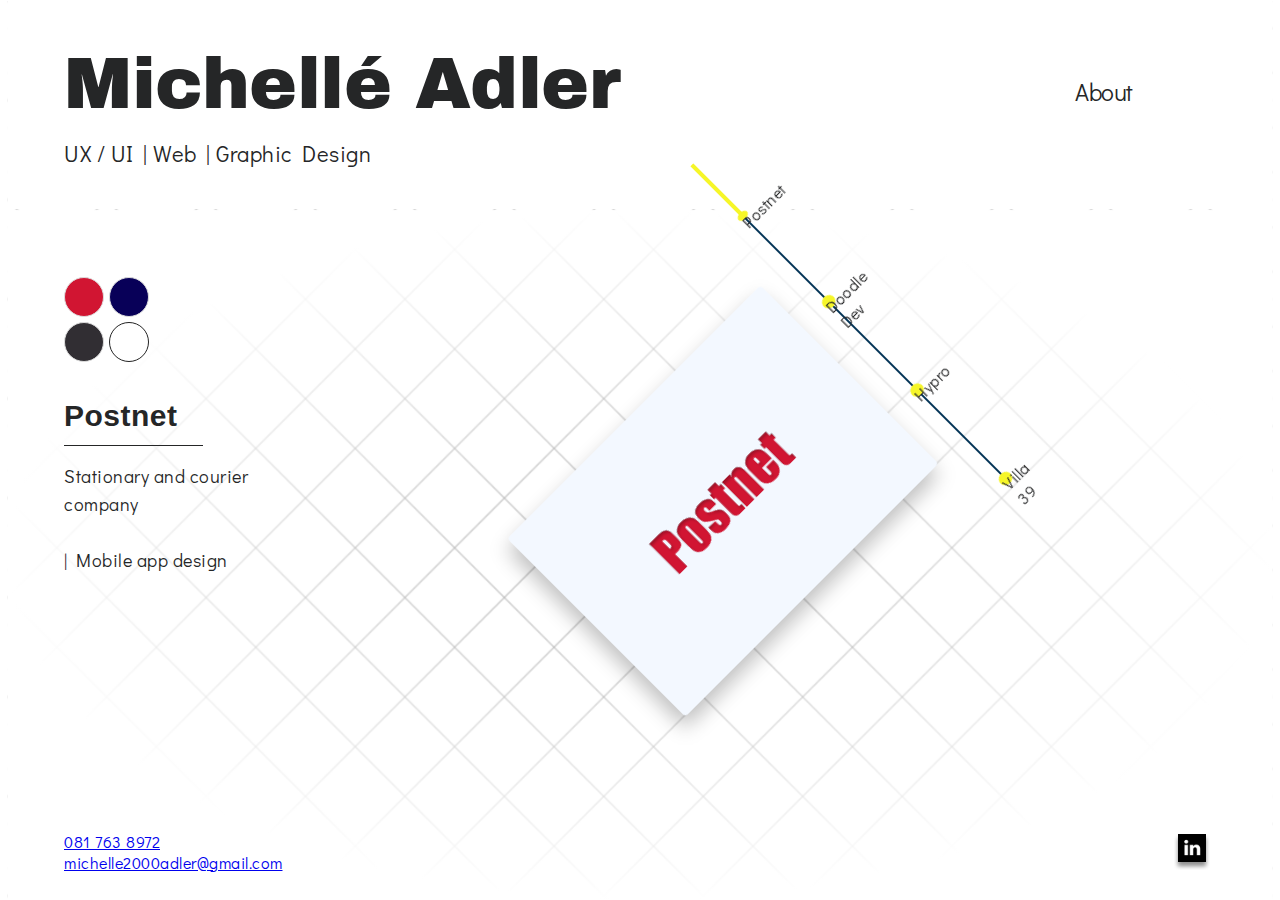
<file: index.html>
<!DOCTYPE html>
<html lang="en">

	<head>
		<meta charset="UTF-8" />
		<meta name="viewport" content="width=device-width, initial-scale=1.0" />
		<title>Michelle Adler Portfolio</title>
		<link
			href="https://fonts.googleapis.com/css2?family=Akatab&family=Archivo+Black&family=Didact+Gothic&display=swap"
			rel="stylesheet">
		<link rel="stylesheet" href="src/styles/main.css">
		<link rel="stylesheet" href="src/styles/hero.css">
		<link rel="stylesheet" href="src/styles/popups.css">
		<link rel="stylesheet" href="src/styles/navigation.css">
		<link rel="stylesheet" href="src/styles/responsiveness.css">
		<script src="src/scripts/navigation.js" defer></script>
		<script src="src/scripts/slider.js" defer></script>

		<link rel="stylesheet" href="https://cdnjs.cloudflare.com/ajax/libs/font-awesome/6.5.2/css/all.min.css"
			integrity="sha512-SnH5WK+bZxgPHs44uWIX+LLJAJ9/2PkPKZ5QiAj6Ta86w+fsb2TkcmfRyVX3pBnMFcV7oQPJkl9QevSCWr3W6A=="
			crossorigin="anonymous" referrerpolicy="no-referrer" />
	</head>

	<body>
		<div class="page-container">
			<header>
				<div>
					<h1>Michellé Adler</h1>
					<p>UX / UI | Web | Graphic Design</p>
				</div>
				<nav class="navbar">
					<ul class="navbar-menu">
						<li class="navbar-item">
							<input type="radio" name="nav" id="tab-1" checked />
							<label for="tab-1" class="navbar-link">
								<span>Projects</span>
							</label>
						</li>
						<li class="navbar-item">
							<input type="radio" name="nav" id="tab-2" />
							<label for="tab-2" class="navbar-link">
								<span>About</span>
							</label>
						</li>
					</ul>
				</nav>
			</header>

			<div class="page-content">
				<section class="hero" id="heroView">
					<div class="project-sidebar">
						<div class="palette">
							<span class="color dot-1"></span>
							<span class="color dot-2"></span>
							<span class="color dot-3"></span>
							<span class="color dot-4"></span>
						</div>
						<div class="project-title">Postnet</div>
						<div class="project-desc">Stationary and courier company<br><br>| Mobile app design</div>
					</div>
					<div class="project-content">
						<div class="slider-wrapper">
							<div class="slider-container">
								<div class="slider-mask">
									<div class="slider">
										<span class="slider-block">
											<img src="src/media/projects/postnet/postnetLogo.svg" alt="PostNet Logo" />
										</span>
										<span class="slider-block hidden doodleDevCard">
											<img src="src/media/projects/doodleDev/doodleDevLogo.svg"
												alt="Doodle Dev Logo" />
										</span>
										<span class="slider-block hidden hyproCard">
											<img src="src/media/projects/hypro/hyproLogo.svg" alt="Hypro Logo" />
										</span>
										<span class="slider-block hidden villa39Card">
											<img src="src/media/projects/villa39/villa39Logo.svg" alt="Villa 39 Logo" />
										</span>
									</div>
								</div>
							</div>
						</div>
						<div class="scroll-bar-container">
							<div class="scroll-bar">
								<div class="scroll-progress"></div>
								<span class="scroll-thumb"><span class="tooltip">Postnet</span></span>
								<span class="scroll-thumb"><span class="tooltip">Doodle Dev</span></span>
								<span class="scroll-thumb"><span class="tooltip">Hypro</span></span>
								<span class="scroll-thumb"><span class="tooltip">Villa 39</span></span>
							</div>
						</div>
					</div>

				</section>

				<section class="content-view" id="aboutView">
					<div class="table">
						<!-- Tools -->
						<div class="col-1">
							<h3>Tools</h3>
							<ul class="padding-bottom">
								<li>Adobe Creative Suite (Photoshop, Illustrator, InDesign, XD)</li>
								<li>Figma</li>
								<li>Procreate</li>
								<li>Canva</li>
								<li>Inkscape and GIMP</li>
							</ul>
							<br>
							<h3>Education</h3>
							<ul>
								<li><b>Google:</b><br> UX Design Professional Certificate</li>
								<li><b>Udemy:</b><br> Web Developer Bootcamp</li>
								<li><b>AIE:</b><br> National Certificate in Architectural Technology</li>
								<li><b>High School:</b><br> National Senior Certificate</li>
							</ul>
							<br>
							<h3>Languages</h3>
							<ul>
								<li>English and Afrikaans (Fluent)</li>
								<li>German (Basic)</li>
							</ul>
						</div>

						<!-- Skills -->
						<div class="col-2">
							<h3>Skills</h3>
							<ul class="padding-bottom">
								<li>Social Media Design  posts, carousels, ad creatives</li>
								<li>Print Design  flyers, brochures, event collateral</li>
								<li>UX/UI Design and Prototyping</li>
								<li>Responsive Web Layouts (HTML/CSS)</li>
								<li>Typography and Visual Hierarchy</li>
								<li>Branding and Visual Storytelling</li>
								<li>Team Collaboration and Iteration</li>
							</ul>
							<h3>Experience</h3>
							<ul>
								<li><b>Freelance Designer:</b><br> Branding, social media, and web design - Current</li>
								<li><b>Jaxify Software:</b><br> Web and Graphic Designer/Developer - Jan 2021 – Feb 2024
								</li>
								<li><b>Emma Pardoe Chartered Accountant:</b><br> Admin and Reception - Mar 2023 – Oct
									2023
								</li>
								<li><b>PostNet:</b><br> Counter Assistant - Oct 2020 – Apr 2021</li>
							</ul>
						</div>


					</div>
				</section>
			</div>
			<footer>
				<div class="contact-info">
					<p><a href="tel:+27817638972">081 763 8972</a></p>
					<p><a href="mailto:michelle2000adler@gmail.com">michelle2000adler@gmail.com</a></p>
				</div>

				<a href="https://www.linkedin.com/in/michelle-adler-a66a361ab/" target="_blank" class="linkedin-icon">
					<img src="src/media/logos/linkedIn.svg" alt="LinkedIn" />
				</a>
			</footer>

			<div class="popup-overlay hidden">
				<div class="popup">
					<div class="close-container popup-close">
						<div class="leftright"></div>
						<div class="rightleft"></div>
					</div>
					<div class="popup-content">
						<!-- Popup content will be loaded here -->
					</div>
				</div>
			</div>

	</body>

</html>
</file>
<file: src/styles/main.css>
* {
    margin: 0;
    padding: 0;
    box-sizing: border-box;
    -webkit-user-select: none;
    -khtml-user-select: none;
    -moz-user-select: -moz-none;
    -o-user-select: none;
    user-select: none;
}

p {
    -webkit-user-select: text;
    -khtml-user-select: text;
    -moz-user-select: text;
    -o-user-select: text;
    user-select: text;
    letter-spacing: 0.5px;
}

html,
body {
    margin: 0;
    padding: 0;
    height: 100%;
    width: 100%;
    font-family: 'Didact Gothic', sans-serif;
    background-color: #ffffff;
    background-repeat: no-repeat;
    background-position: center;
    background-size: contain;
    color: #252627;
    overflow: hidden;
    letter-spacing: -0.03em;
    position: relative;
}

body {
    background-image: url('/src/media/background.svg');
}

body.no-bg {
    background-image: none !important;
    background-color: #ffffff;
}

.page-container {
    height: 100vh;
    display: grid;
    grid-template-rows: auto 1fr auto;
}

.page-content {
    grid-row: 2;
    grid-column: 1;
    letter-spacing: 0.5px;
}

header {
    display: flex;
    justify-content: space-between;
    align-items: center;
    flex-shrink: 0;
    padding: 6vh 5vw;
    grid-row: 1;
    grid-column: 1;
}

header h1 {
    font-family: 'Archivo Black', sans-serif;
    font-style: normal;
    font-weight: 400;
    font-size: 86px;
    line-height: 64px;
    color: var(--navy-color);
    margin: 0;
}

header p {
    font-family: 'Didact Gothic', sans-serif;
    font-style: normal;
    font-weight: 400;
    font-size: 24px;
    line-height: 31px;
    color: var(--navy-color);
    margin: 24px 0 0;
}

footer {
    display: flex;
    justify-content: space-between;
    align-items: center;
    font-size: 16px;
    line-height: 21px;
    font-family: 'Didact Gothic', sans-serif;
    font-style: normal;
    font-weight: 400;
    color: #252627;
    padding: 2vh 5vw;
    padding: 3vh 5vw;
    bottom: 0px;
    width: 100vw;
    grid-row: 3;
    grid-column: 1;
}

.linkedin-icon {
    display: flex;
    align-items: center;
    text-decoration: none;
}

.linkedin-icon img {
    margin-right: 6px;
}

.content-view {
    width: 100%;
    gap: 1vh;
}

.content-view h3 {
    font-weight: bold;
    margin-bottom: 10px;
}

.content-view ul {
    list-style: none;
    padding: 0;
    margin: 0;
}

.content-view li {
    margin-bottom: 10px;
}

.tools-logos img:hover {
    filter: none;
}

.center-item {
    width: 100%;
    display: flex;
    justify-content: center;
    align-items: center;
}

.margin-top {
    margin-top: 3rem;
}

.table {
    flex: 1;
    display: grid;
    grid-template-columns: 1fr 1fr;
    gap: 4vw;
    padding: 0px 10vw;
    overflow: hidden;
}

.col-1 {
    display: flex;
    flex-direction: column;
    grid-column: 1;
}

.col-2 {
    display: flex;
    flex-direction: column;
    grid-column: 2;
}
</file>
<file: src/styles/hero.css>
.hero {
    display: grid;
    width: 100vw;
    padding: 0 5vw;
    align-items: center;
    height: 100%;
    grid-template-columns: auto 1fr;
}

.project-content {
    grid-row: 1;
    grid-column: 2;
}

.content-view.hidden {
    display: none;
}

.hero.hidden {
    display: none !important;
}

/* Sidebar for project info */
.project-sidebar {
    display: flex;
    flex-direction: column;
    align-items: flex-start;
    gap: 16px;
    grid-row: 1;
    grid-column: 1;
    height: 100%;
    padding-top: 6vh;
}

.project-title {
    font-weight: 700;
    font-size: 30px;
    line-height: 40px;
    color: #252627;
    border-bottom: #252627 1px solid;
    padding-right: 2vw;
    padding-bottom: 1vh;
    font-family: 'Archivo', sans-serif;
}

.project-desc {
    font-weight: 400;
    font-size: 18px;
    line-height: 28px;
}

.palette {
    display: grid;
    gap: 5px;
    margin-bottom: 18px;
}

.palette .color {
    width: 40px;
    height: 40px;
    border-radius: 50%;
    border: 1.5px solid #ddd;
}

.palette .color.dot-1 {
    background: #D11532;
    grid-row: 1;
    grid-column: 1;
}

.palette .color.dot-2 {
    background: #080058;
    grid-row: 1;
    grid-column: 2;
}

.palette .color.dot-3 {
    background: #312E33;
    grid-row: 2;
    grid-column: 1;
}

.palette .color.dot-4 {
    background: #FFFFFF;
    border: 1px solid #232323;
    grid-row: 2;
    grid-column: 2;
}

.project-content {
    height: 100%;
    padding: 6vh 6vw;
    display: flex;
    justify-content: center;
    align-content: flex-end;
    align-items: flex-end;
}

.slider-wrapper {
    display: grid;
    grid-template-columns: 1fr auto;
    transform: rotate(-45deg);
    width: 33vw;
    height: 100%;
    gap: 6vw;
    overflow-x: hidden;
}

.slider-container {
    display: flex;
    justify-content: flex-end;
    align-items: center;
    /* make sure container fills height */
}

.slider {
    display: flex;
    /* width: 100%; */
    justify-content: flex-start;
    align-items: center;
    flex-direction: column;
    z-index: 1;
    position: absolute;
    transition: transform 0.6s ease;
    will-change: transform;
    gap: 6vw;
    overflow: scroll;
    /* or auto */
    scrollbar-width: none;
    /* Firefox */
    -ms-overflow-style: none;
    /* IE and Edge */
    scroll-behavior: smooth;
    scroll-snap-type: y mandatory;
    overflow-y: scroll;

    overflow-y: auto;
    /* required for scrolling to work */
    overflow: visible;
}

.slider::-webkit-scrollbar {
    display: none;
    /* Chrome, Safari, and Opera */
}

.slider-wrapper::-webkit-scrollbar {
    display: none;
    /* Chrome, Safari, and Opera */
}

.slider-block {
    background: #F3F8FF;
    /* box-shadow: -5px 5px 10px rgba(0, 0, 0, 0.3); */
    border-radius: 4px;
    display: flex;
    align-items: center;
    justify-content: center;
    position: relative;
    width: 25vw;
    height: 31vh;
    scroll-snap-align: start;
    animation: all 0.3s ease-in-out;
    box-shadow: -8px 8px 20px rgba(0, 0, 0, 0.25);
    margin-left: 50px;
}

.slider-block img {
    width: 11vw;
    object-fit: cover;
    display: block;
}

.scroll-bar-container {
    height: 50vh;
    display: flex;
    align-items: flex-end;
    z-index: 2;
    position: absolute;
    top: 11vh;
    right: 33vw;
    /* width: 100%; */
    transform: rotate(-45deg);
}

.scroll-bar {
    height: 85%;
    display: flex;
    flex-direction: column;
    align-items: center;
    justify-content: space-between;
}

.scroll-bar::before {
    content: "";
    width: 2px;
    height: 95%;
    background: #013255;
    pointer-events: none;
    display: flex;
    position: absolute;
    bottom: 2px;
}

.scroll-thumb {
    width: 14px;
    height: 13px;
    border-radius: 50%;
    border: 1.5px solid #F6F628;
    background-color: #F6F628;
    z-index: 2;
}

.scroll-thumb.active {
    width: 12px;
    height: 8px;
    transition: all 0.2s ease;
}

.scroll-progress {
    transition: height 0.4s ease;
    content: "";
    width: 4px;
    background: #F6F628;
    pointer-events: none;
    display: flex;
    position: absolute;
    top: 0px;
}

.slider-wrapper {
    position: relative;
}

.slider-block {
    opacity: 1;
    transition: opacity 0.4s ease;
    pointer-events: auto;
    position: relative;
}

.slider-block.hidden {
    opacity: 0;
    pointer-events: none;
}

.slider-block.fade-out {
    opacity: 0;
    pointer-events: none;
}

.slider-mask {
    height: 35vh;
    /* match your slider-block height */
    width: 33vw;
    position: relative;
}
</file>
<file: src/styles/popups.css>
.popup-overlay {
    position: fixed;
    top: 0;
    left: 0;
    right: 0;
    bottom: 0;
    background: rgba(0, 0, 0, 0.30);
    display: flex;
    justify-content: center;
    align-items: center;
    z-index: 1000;
    opacity: 1;
    transition: opacity 0.3s ease;
}

.popup-overlay.hidden {
    opacity: 0;
    pointer-events: none;
    transform: opacity 0.3s ease;
}

.popup {
    width: 90vw;
    height: 90vh;
    display: flex;
    overflow-y: auto;
    border-radius: 8px;
    background: white;
}

.popup-content {
    background: white;
    padding: 2rem;
    border-radius: 8px;
    width: 100%;
    text-align: center;
    position: relative;
    display: grid;
    grid-template-columns: 55% 45%;
    gap: 2rem;
    margin: 10px;
    overflow: visible;
    /* Remove scroll from popup-content */
}

.popup-content img {
    max-width: 100%;
    height: auto;
}

.popup-close {
    position: absolute;
    top: 6vh;
    right: 6vw;
    background: transparent;
    border: none;
    font-size: 2rem;
    cursor: pointer;
    color: black;
    /* or a color that suits your popup */
    z-index: 1001;
}

.popup-content .content-container {
    display: flex;
    flex-direction: column;
    overflow-x: hidden;
    overflow-y: scroll;
    height: fit-content;
    padding-bottom: 12px;
}

.popup-content .left-container {
    align-items: center;
    grid-column: 1;
}

.popup-content .right-container {
    align-items: flex-start;
    grid-column: 2;
    margin-top: 3vh;
}

.close-container {
    margin: auto;
    height: 40px;
    cursor: pointer;
    display: flex;
    flex-direction: column;
    align-items: center;
    width: 1.5vw;
}

.leftright {
    height: 4px;
    width: 100%;
    position: absolute;
    margin-top: 24px;
    background-color: black;
    border-radius: 2px;
    transform: rotate(45deg);
    transition: all .3s ease-in;
}

.rightleft {
    height: 4px;
    width: 100%;
    position: absolute;
    margin-top: 24px;
    background-color: black;
    border-radius: 2px;
    transform: rotate(-45deg);
    transition: all .3s ease-in;
}

.close-container:hover .leftright {
    transform: rotate(-45deg);
    background-color: var(--secondary-color);
}

.close-container:hover .rightleft {
    transform: rotate(45deg);
    background-color: var(--secondary-color);
}

/* Base state: hide the scrollbar completely */
.popup-content .content-container {
    scrollbar-width: none;
    /* Firefox */
}

.toggle-container {
    display: flex;
    align-items: center;
    gap: 1rem;
    background: #fff;
    padding: 0.5rem;
    border-radius: 60px;
    box-shadow: 0 8px 20px rgba(0, 0, 0, 0.1);
    width: fit-content;
    position: fixed;
    bottom: 2rem;
}

.toggle-option {
    cursor: pointer;
    width: 40px;
    height: 40px;
    display: flex;
    align-items: center;
    justify-content: center;
    border-radius: 50%;
    transition: transform 0.3s ease;
    position: relative;
    z-index: 2;
}

.toggle-option svg {
    width: 22px;
    height: 22px;
    fill: #bbb;
    transition: fill 0.3s ease;
}

.toggle-option.active svg {
    fill: #4f46e5;
}

.indicator {
    position: absolute;
    width: 40px;
    height: 40px;
    background: #e0e7ff;
    border-radius: 50%;
    top: 50%;
    transform: translateY(-50%);
    transition: left 0.4s cubic-bezier(0.68, -0.55, 0.27, 1.55);
    z-index: 1;
}

img.hide {
    display: none;
    transition: all 0.4s ease;
}

img.show {
    display: block;
    transition: all 0.4s ease;
}

.right-container h1 {
    font-size: 2rem;
    width: 100%;
    display: flex;
    justify-content: center;
    color: var(--navy-color);
    padding-top: 1.3rem;
}

.right-container h2 {
    font-size: 1.5rem;
    margin-top: 1 rem;
    margin-bottom: 1 rem;
}

.right-container .project-description {
    display: grid;
    gap: 4px;
    width: 100%;
    justify-items: center;
    align-items: center;
    margin: 1rem 0rem;
}

.right-container .project-description .left {
    width: 100%;
    grid-column: 1;
    font-size: 3px;
}

.right-container .project-description .right {
    width: 100%;
    grid-column: 3;
    font-size: 3px;
}

.right-container .project-description h2 {
    width: fit-content;
    grid-column: 2;
}

.right-container h3 {
    font-size: 1.2rem;
    margin-top: 20px;
    margin-bottom: 10px;
    text-align: left;
}

.right-container ul {
    font-size: 1rem;
    line-height: 1.5;
    text-align: left;
}

.right-container p {
    font-size: 1rem;
    line-height: 1.5;
    text-align: left;
}

i:hover {
    color: var(--secondary-color);
}

.toggle-option.active i {
    color: var(--secondary-color);
}

.image-grid {
    display: grid;
    width: 100%;
    align-items: center;
    grid-template-columns: auto auto;
}

.figma-wrapper {
    position: relative;
    width: 100%;
    background: white;
    /* white background behind phone */
    padding-top: 90%;
    /* adjust ratio to fit phone shape  start with ~200% for tall phones */
    overflow: hidden;
    /* optional: rounded corners */
    box-shadow: 0 2px 8px rgba(0, 0, 0, 0.1);
    /* optional: subtle shadow */
}

.figma-wrapper iframe {
    position: absolute;
    top: 0;
    left: 0;
    width: 100%;
    height: 100%;
    border: none;
}

/* Loader styles */
.figma-loader {
    position: absolute;
    top: 0;
    left: 0;
    width: 48vw;
    height: 100%;
    background: white;
    display: flex;
    flex-direction: column;
    align-items: center;
    justify-content: center;
    z-index: 10;
    transition: opacity 0.4s ease;
}

.figma-loader .spinner {
    width: 50px;
    height: 50px;
    border: 4px solid #ccc;
    border-top: 4px solid #ff0000;
    /* PostNet red for brand match */
    border-radius: 50%;
    animation: spin 1s linear infinite;
    margin-bottom: 10px;
}

.figma-loader p {
    font-size: 16px;
    color: #333;
}

@keyframes spin {
    to {
        transform: rotate(360deg);
    }
}

.cx_pl16--OoGbQ,
.cx_gap4--kYFS7 {
    display: none !important;
}
</file>
<file: src/styles/navigation.css>
.navbar {
    border-radius: 10px;
    padding: 0 1rem;
    height: 5.5rem;
}

.navbar-menu {
    display: flex;
    flex-direction: row;
    position: relative;
    height: 100%;
    margin: 0;
    padding: 0;
    list-style: none;
}

.navbar-item {
    position: relative;
}

.navbar-item input[type="radio"] {
    display: none;
}

.navbar-link {
    position: relative;
    display: flex;
    align-items: center;
    justify-content: center;
    width: 12rem;
    height: 3rem;
    cursor: pointer;
    user-select: none;
    transition: 250ms ease all;
    z-index: 1;
}

.navbar-link span {
    pointer-events: none;
    color: var(--navy-color);
    padding: 16px;
    font-size: 24px;
    border-radius: 30px;
    white-space: nowrap;
    transition: 250ms ease all;
}

/* Gooey highlight */
.gooey-highlight {
    position: absolute;
    top: 1.3px;
    width: 12rem;
    height: 3rem;
    background: var(--navy-color);
    border-radius: 30px;
    transition: left 250ms cubic-bezier(1, 0.2, 0.1, 1.2);
    z-index: 0;
    opacity: 0;
    transform-origin: center;
}

@keyframes gooeyStretch {
    0% {
        transform: scaleX(1) scaleY(1);
    }

    50% {
        transform: scaleX(1.4) scaleY(0.85);
    }

    100% {
        transform: scaleX(1) scaleY(1);
    }
}

#tab-1:checked~label[for="tab-1"] span,
#tab-2:checked~label[for="tab-2"] span {
    color: white;
}
</file>
<file: src/styles/responsiveness.css>
/* ===================== Responsive Styling ===================== */

/* Large desktops (1440px and up) */
@media screen and (min-width: 1440px) {
    header h1 {
        font-size: 100px;
        line-height: 80px;
    }

    header p {
        font-size: 28px;
    }

    .project-title {
        font-size: 32px;
    }
}

/* Desktops and laptops (1024px – 1439px) */
@media screen and (max-width: 1439px) {
    .hero {
        grid-template-columns: 18vw 1fr;
    }

    .project-sidebar {
        max-width: 18vw;
    }

    header h1 {
        font-size: 72px;
        line-height: 60px;
    }

    header p {
        font-size: 22px;
    }

    .slider-wrapper {
        width: 40vw;
    }

    .slider-block {
        width: 28vw;
        height: 28vh;
    }

    .slider-block img {
        width: 13vw;
    }
}

/* Tablets (768px – 1023px) */
@media screen and (max-width: 1023px) {
    .hero {
        grid-template-columns: 1fr;
        grid-template-rows: auto auto;
        padding: 0 4vw;
    }

    .project-sidebar {
        flex-direction: row;
        flex-wrap: wrap;
        padding-top: 2vh;
        gap: 12px;
        justify-content: center;
    }

    .project-title {
        font-size: 24px;
        line-height: 32px;
    }

    .project-desc {
        font-size: 16px;
        line-height: 24px;
    }

    .slider-wrapper {
        width: 100%;
        height: auto;
        transform: none;
        margin-top: 3vh;
    }

    .slider-block {
        width: 60vw;
        height: 25vh;
        margin-left: 0;
    }

    .slider-block img {
        width: 30vw;
    }

    .scroll-bar-container {
        display: none;
        /* hide custom scrollbar on tablets */
    }

    footer {
        flex-direction: column;
        gap: 1rem;
        text-align: center;
    }
}

/* Mobile (480px – 767px) */
@media screen and (max-width: 767px) {
    header {
        flex-direction: column;
        max-width: 100vw;
        text-align: center;
    }

    header h1 {
        font-size: 40px;
        line-height: 38px;
    }

    header p {
        font-size: 18px;
        margin: 12px 0;
    }

    nav {
        max-width: 100vw;
    }

    .navbar-link span {
        font-size: 20px;
    }

    .navbar-menu {
        justify-content: center;
    }

    .project-sidebar {
        flex-direction: column;
        align-items: start;
        text-align: left;
    }

    .project-title {
        font-size: 22px;
    }

    .slider-wrapper {
        width: 100%;
        gap: 4vw;
    }

    .slider-block {
        width: 80vw;
        height: 22vh;
    }

    .slider-block img {
        width: 40vw;
    }

    .tooltip {
        transform: translateY(-2.5vh) translateX(0);
        font-size: 14px;
    }

    footer {
        font-size: 14px;
    }
}

/* Small mobile (up to 479px) */
@media screen and (max-width: 479px) {
    header {
        flex-direction: column;
        max-width: 100vw;
        text-align: center;
    }

    header h1 {
        font-size: 40px;
        line-height: 38px;
    }

    header p {
        font-size: 16px;
    }

    .project-title {
        font-size: 20px;
    }

    .project-desc {
        font-size: 14px;
        line-height: 20px;
    }

    .slider-block {
        width: 90vw;
        height: 20vh;
    }

    .slider-block img {
        width: 55vw;
    }

    .tooltip {
        font-size: 12px;
        padding: 0.4em 0.8em;
    }

    footer {
        font-size: 12px;
        padding: 2vh 4vw;
    }
}
</file>
